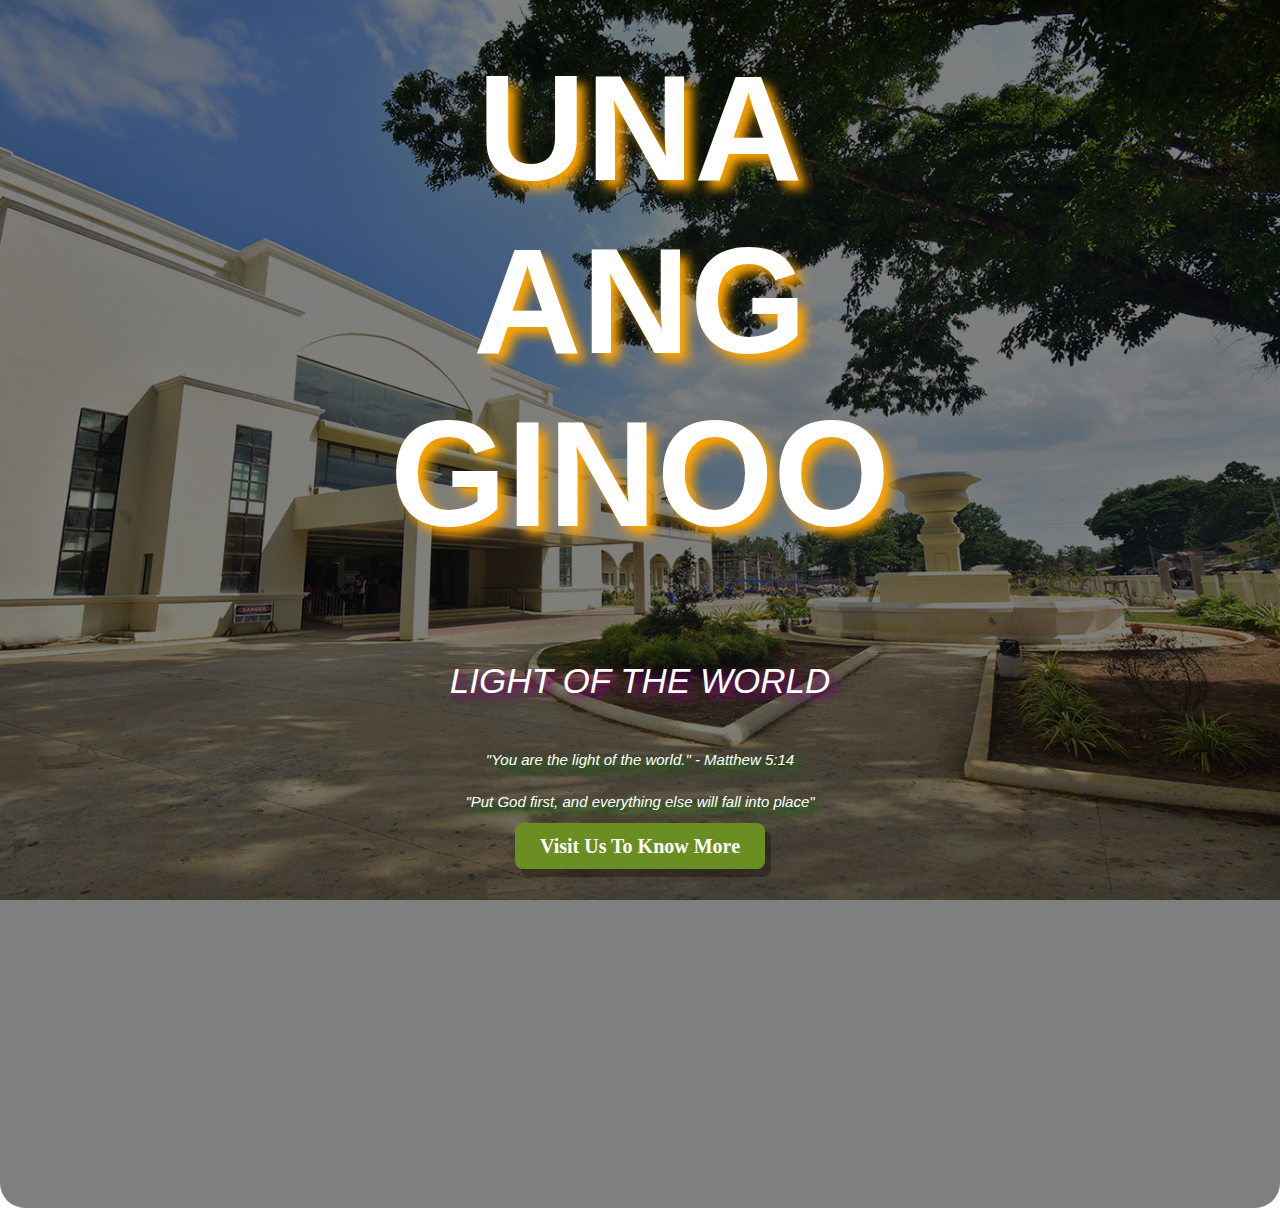
<file: index.html>
<!DOCTYPE html>
<html>
<head>
    <title>ART OF THE LIGHT</title>

    <style>
        body {
            margin: 0;
            background: url(tcgc.jpg) no-repeat center/cover; 
            height: 100vh;
            display: flex;
            justify-content: center;
            align-items: center;
        }

        .intro-container {
            text-align: center;
            color: white;
            background: rgba(0,0,0,0.5);
            padding: 350px;
            border-radius: 25px;
        }

        .h1 {
            font-size: 150px;
            font-family: 'Franklin Gothic Medium', 'Arial Narrow', Arial, sans-serif;
            font-weight: bold;
            margin-bottom: 100px;
            text-shadow: 8px 8px 11px orange;
        }

        .h2 {
            font-size: 35px;
            font-family: Arial, Helvetica, sans-serif;
            margin-bottom: 50px;
            font-style: italic;
            text-shadow: 5px 5px 8px purple;
        }

        .h3 {
            font-size: 15px;
            font-family: Arial, Helvetica, sans-serif;
            margin-bottom: 25px;
            font-style: italic;
            text-shadow: 5px 5px 8px green;
        }

        .h4 {
            font-size: 15px;
            font-family: Arial, Helvetica, sans-serif;
            margin-bottom: 25px;
            font-style: italic;
            text-shadow: 5px 5px 8px green;
        }

        .button {
            background: olivedrab;
            padding: 12px 25px;
            text-decoration: none;
            color: white;
            font-weight: bold;
            border-radius: 8px;
            font-size: 20px;
            transition: 0.3s;
            box-shadow: 6px 8px rgba(0,0,0,0.3);
        }

        .button:hover {
            background: grey;
            scale: .8;
        }

    </style>
</head>

<body>

    <div class="intro-container">
        <div class="h1">UNA ANG GINOO</div>
        <div class="h2">LIGHT OF THE WORLD</div>
        <div class="h3">"You are the light of the world." - Matthew 5:14</div>
        <div class="h4">"Put God first, and everything else will fall into place"</div>
        <a class="button" href="homepage.html">Visit Us To Know More</a>
    </div>

</body>
</html>
</file>
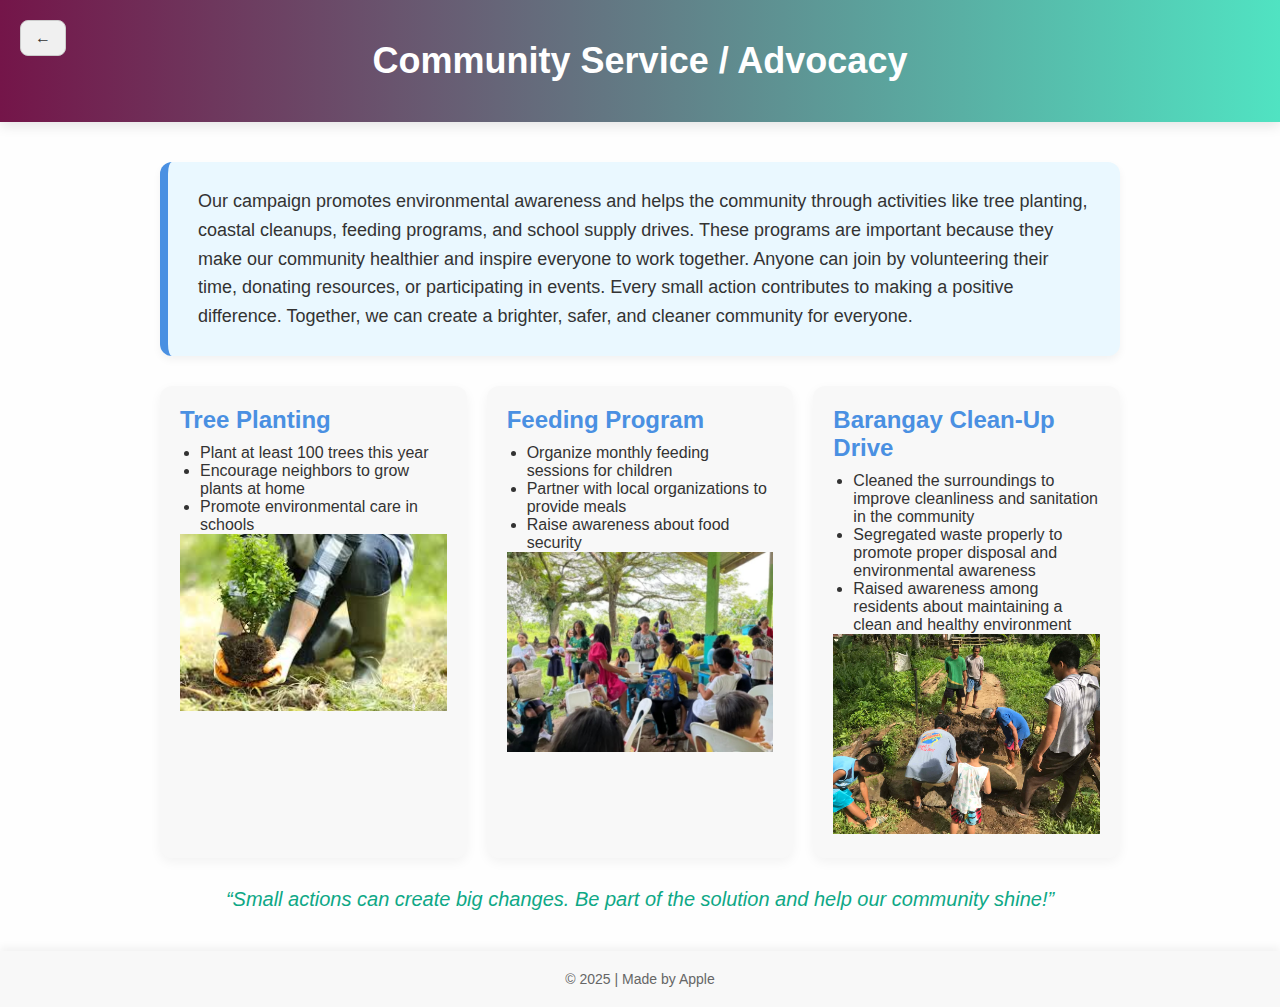
<file: communityservice.html>
<!DOCTYPE html>
<html lang="en">
<head>
  <meta charset="UTF-8">
  <title>Community Service / Advocacy</title>
  <style>

    * {
      margin: 0;
      padding: 0;
      box-sizing: border-box;
    }

    body {
      font-family: Arial, sans-serif;
      background-color: #fefefe;
      color: #333;
    }


    header {
      background: linear-gradient(90deg, #741549, #50e3c2);
      color: white;
      text-align: center;
      padding: 40px 20px;
      font-size: 36px;
      font-weight: bold;
      box-shadow: 0 4px 12px rgba(0,0,0,0.1);
    }

    .container {
      max-width: 1000px;
      margin: 40px auto;
      padding: 0 20px;
    }

    .intro {
      background-color: #eaf8ff;
      padding: 25px 30px;
      border-left: 8px solid #4a90e2;
      border-radius: 12px;
      font-size: 18px;
      line-height: 1.6;
      margin-bottom: 30px;
      box-shadow: 0 4px 8px rgba(0,0,0,0.05);
    }


    .goals {
      display: flex;
      flex-wrap: wrap;
      gap: 20px;
      margin-bottom: 30px;
    }

    .goal-box {
      background: #f8f8f8;
      padding: 20px;
      border-radius: 12px;
      flex: 1 1 250px;
      box-shadow: 0 4px 12px rgba(0,0,0,0.05);
      transition: transform 0.3s ease;
    }

    .goal-box:hover {
      transform: translateY(-5px);
      box-shadow: 0 8px 20px rgba(0,0,0,0.1);
    }

    .goal-box h2 {
      color: #4a90e2;
      margin-bottom: 10px;
    }

    .goal-box ul {
      padding-left: 20px;
      list-style-type: disc;
    }

    .goal-box img {
      width: 100%;
      height: auto;
      object-fit: contain;
    }

  
    .encouragement {
      text-align: center;
      font-style: italic;
      font-size: 20px;
      margin-bottom: 30px;
      color: #0ea886;
    }

  
    .photo-banner {
      text-align: center;
      margin-bottom: 50px;
    }

    .photo-banner img {
      width: 65%;
      max-width: 900px;
      border-radius: 12px;
      box-shadow: 0 4px 12px rgba(0,0,0,0.1);
      transition: transform 0.3s ease;
    }

    .photo-banner img:hover {
      transform: scale(1.02);
    }


footer {
      text-align: center;
      padding: 20px;
      background-color: #f8f8f8;
      box-shadow: 0 -4px 8px rgba(0,0,0,0.05);
      font-size: 14px;
      color: #666;
    }


.back-btn {
    position: fixed;
    top: 20px;
    left: 20px;
    text-decoration: none;
    background: #f0f0f0;
    padding: 8px 14px;
    border-radius: 8px;
    font-size: 16px;
    color: #333;
    border: 1px solid #ccc;
    transition: 0.2s;
}

.back-btn:hover {
    background: #e0e0e0;
}

  </style>
</head>
<body>

  <header>
    Community Service / Advocacy
  </header>

  <div class="container">

    <div class="intro">
      <p>Our campaign promotes environmental awareness and helps the community through activities like tree planting, coastal cleanups, feeding programs, and school supply drives. These programs are important because they make our community healthier and inspire everyone to work together. Anyone can join by volunteering their time, donating resources, or participating in events. Every small action contributes to making a positive difference. Together, we can create a brighter, safer, and cleaner community for everyone.</p>
    </div>

    <div class="goals">
      <div class="goal-box">
        <h2>Tree Planting</h2>
        <ul>
          <li>Plant at least 100 trees this year</li>
          <li>Encourage neighbors to grow plants at home</li>
          <li>Promote environmental care in schools</li>
        </ul>

        <img src="treeplanting.jpg" alt="Community service banner">

      </div>
      <div class="goal-box">
        <h2>Feeding Program</h2>
        <ul>
          <li>Organize monthly feeding sessions for children</li>
          <li>Partner with local organizations to provide meals</li>
          <li>Raise awareness about food security</li>
        </ul>

        <img src="feeding.jpg" alt="Community service banner">
      </div>
      <div class="goal-box">
        <h2>Barangay Clean-Up Drive</h2>
        <ul>
          <li>Cleaned the surroundings to improve cleanliness and sanitation in the community</li>
          <li>Segregated waste properly to promote proper disposal and environmental awareness</li>
          <li>Raised awareness among residents about maintaining a clean and healthy environment</li>
        </ul>

        <img src="cleanup.jpg" alt="Community service banner">
      </div>
    </div>

    <div class="encouragement">
      “Small actions can create big changes. Be part of the solution and help our community shine!”
    </div>


    <a href="mainpage.html" class="back-btn">←</a>

  </div>

  <footer>
    © 2025 | Made by Apple
  </footer>

</body>
</html>
</file>
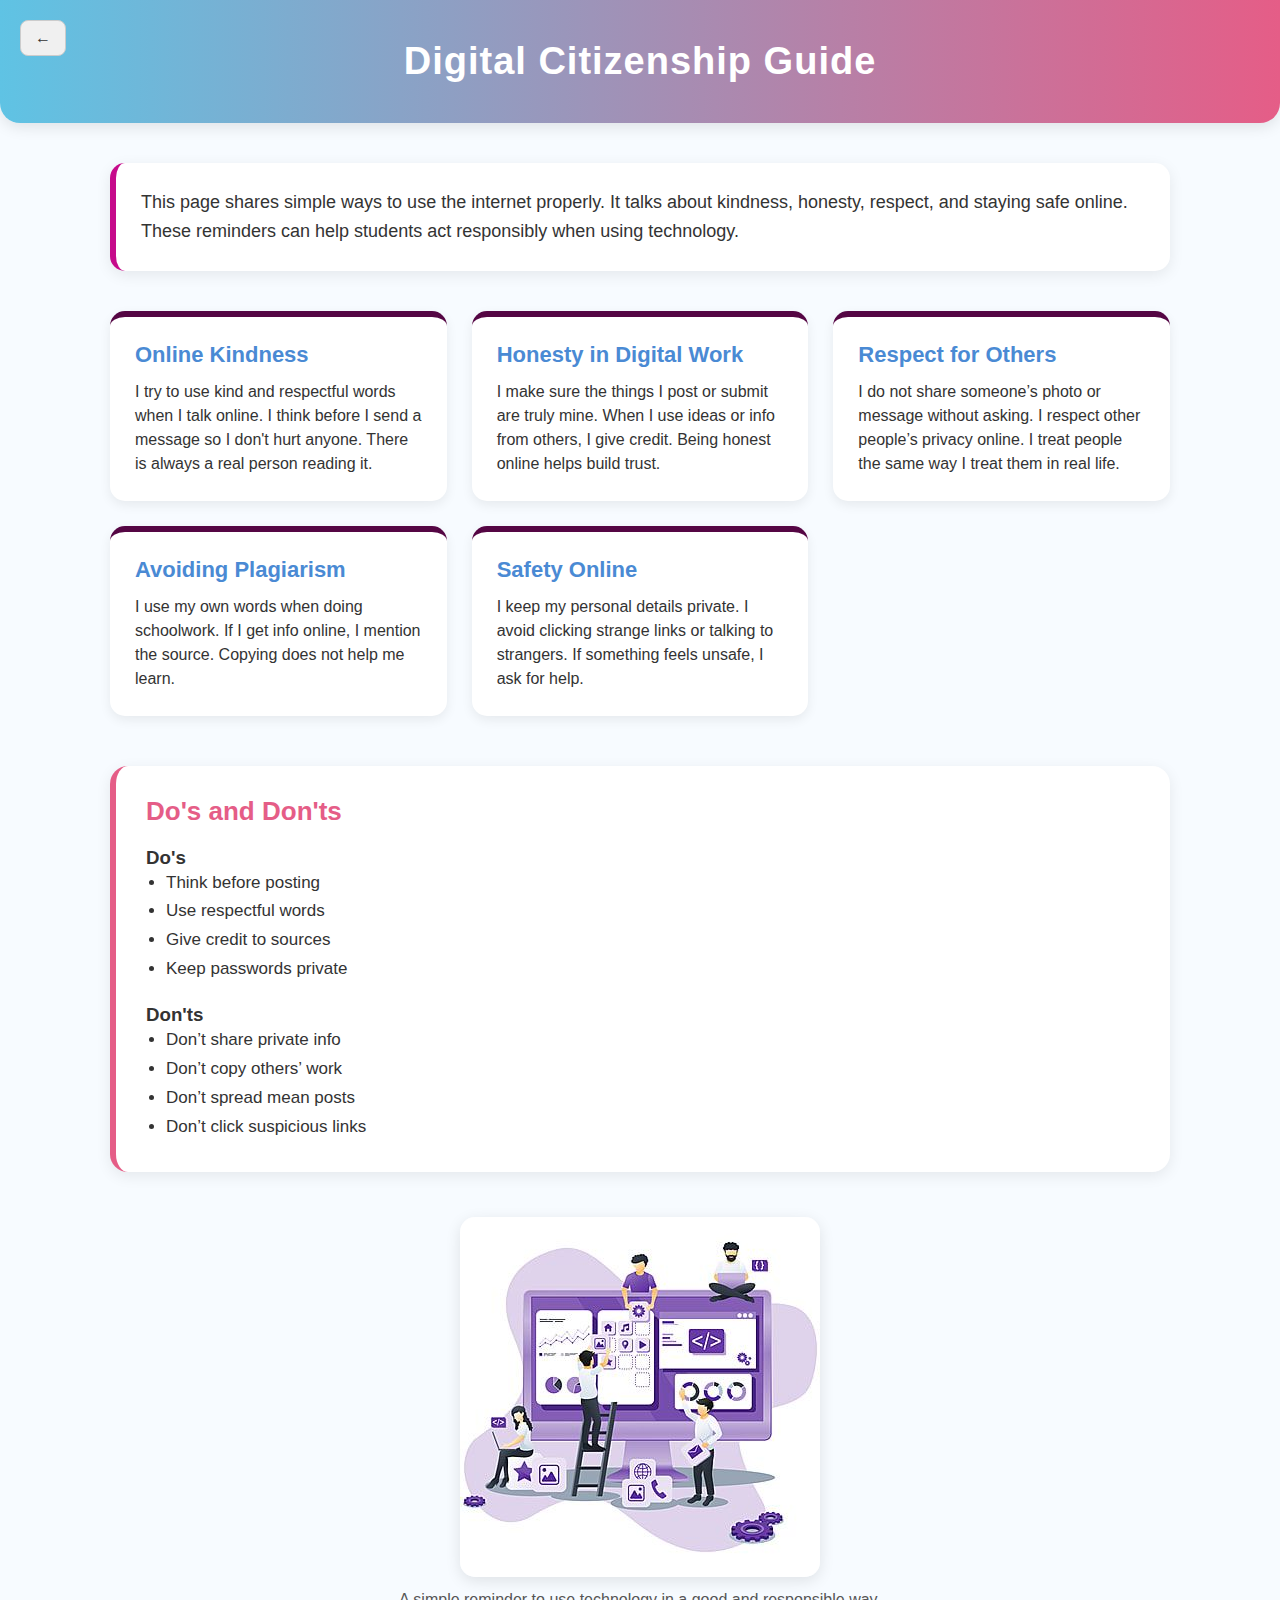
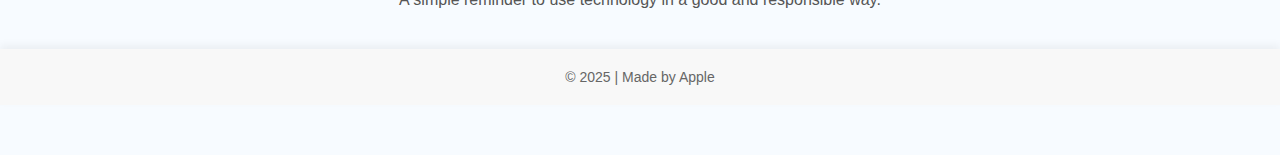
<file: educational.html>
<!DOCTYPE html>
<html lang="en">
<head>
  <meta charset="UTF-8">
  <title>Digital Citizenship Guide</title>

  <style>
    * {
      margin: 0;
      padding: 0;
      box-sizing: border-box;
      font-family: Arial, sans-serif;
    }

    body {
      background: #f7fbff;
      color: #333;
      padding-bottom: 50px;
    }

    header {
      background: linear-gradient(90deg, #5fc3e4, #e55d87);
      text-align: center;
      padding: 40px 20px;
      color: white;
      font-size: 38px;
      font-weight: bold;
      letter-spacing: 1px;
      border-radius: 0 0 20px 20px;
      box-shadow: 0 4px 15px rgba(0,0,0,0.1);
    }

    .container {
      max-width: 1100px;
      margin: 40px auto;
      padding: 0 20px;
    }

    .intro {
      background: white;
      padding: 25px;
      border-radius: 15px;
      box-shadow: 0 4px 15px rgba(0,0,0,0.08);
      margin-bottom: 40px;
      border-left: 6px solid #c60b8b;
    }

    .intro p {
      font-size: 18px;
      line-height: 1.6;
    }

    .grid {
      display: grid;
      grid-template-columns: repeat(auto-fit, minmax(250px, 1fr));
      gap: 25px;
    }

    .card {
      background: white;
      padding: 25px;
      border-radius: 15px;
      box-shadow: 0 4px 12px rgba(0,0,0,0.07);
      transition: 0.3s ease;
      border-top: 6px solid #550644;
    }

    .card:hover {
      transform: translateY(-6px);
      box-shadow: 0 8px 20px rgba(0,0,0,0.1);
    }

    .card h3 {
      font-size: 22px;
      color: #4a8ad4;
      margin-bottom: 12px;
    }

    .card p {
      font-size: 16px;
      line-height: 1.5;
    }

    .list-section {
      margin-top: 50px;
      background: white;
      padding: 30px;
      border-radius: 18px;
      box-shadow: 0 4px 15px rgba(0,0,0,0.08);
      border-left: 6px solid #e55d87;
    }

    .list-section h2 {
      font-size: 26px;
      margin-bottom: 20px;
      color: #e55d87;
    }

    ul {
      padding-left: 20px;
      font-size: 17px;
      line-height: 1.7;
    }

    .photo-box {
      margin-top: 45px;
      text-align: center;
    }

    .photo-box img {
      max-width: 100%;
      border-radius: 15px;
      box-shadow: 0 4px 15px rgba(0,0,0,0.1);
      margin-bottom: 10px;
    }

    .photo-box p {
      font-size: 16px;
      color: #555;
    }

    footer {
      text-align: center;
      padding: 20px;
      background-color: #f8f8f8;
      box-shadow: 0 -4px 8px rgba(0,0,0,0.05);
      font-size: 14px;
      color: #666;
    }

    .back-btn {
    position: fixed;
    top: 20px;
    left: 20px;
    text-decoration: none;
    background: #f0f0f0;
    padding: 8px 14px;
    border-radius: 8px;
    font-size: 16px;
    color: #333;
    border: 1px solid #ccc;
    transition: 0.2s;
    }

    .back-btn:hover {
    background: #e0e0e0;
    }

  </style>
</head>

<body>

  <header>Digital Citizenship Guide</header>

  <div class="container">

    <div class="intro">
      <p>
        This page shares simple ways to use the internet properly. 
        It talks about kindness, honesty, respect, and staying safe online. 
        These reminders can help students act responsibly when using technology.
      </p>
    </div>

    <div class="grid">

      <div class="card">
        <h3>Online Kindness</h3>
        <p>
          I try to use kind and respectful words when I talk online. 
          I think before I send a message so I don't hurt anyone. 
          There is always a real person reading it.
        </p>
      </div>

      <div class="card">
        <h3>Honesty in Digital Work</h3>
        <p>
          I make sure the things I post or submit are truly mine. 
          When I use ideas or info from others, I give credit. 
          Being honest online helps build trust.
        </p>
      </div>

      <div class="card">
        <h3>Respect for Others</h3>
        <p>
          I do not share someone’s photo or message without asking. 
          I respect other people’s privacy online.
          I treat people the same way I treat them in real life.
        </p>
      </div>

      <div class="card">
        <h3>Avoiding Plagiarism</h3>
        <p>
          I use my own words when doing schoolwork. 
          If I get info online, I mention the source. 
          Copying does not help me learn.
        </p>
      </div>

      <div class="card">
        <h3>Safety Online</h3>
        <p>
          I keep my personal details private. 
          I avoid clicking strange links or talking to strangers. 
          If something feels unsafe, I ask for help.
        </p>
      </div>

    </div>

    <div class="list-section">
      <h2>Do's and Don'ts</h2>

      <h3>Do's</h3>
      <ul>
        <li>Think before posting</li>
        <li>Use respectful words</li>
        <li>Give credit to sources</li>
        <li>Keep passwords private</li>
      </ul>

      <h3 style="margin-top: 20px;">Don'ts</h3>
      <ul>
        <li>Don’t share private info</li>
        <li>Don’t copy others’ work</li>
        <li>Don’t spread mean posts</li>
        <li>Don’t click suspicious links</li>
      </ul>
    </div>

    <div class="photo-box">
      <img src="digitalresponsibility.jpg" alt="Digital Responsibility">
      <p>A simple reminder to use technology in a good and responsible way.</p>
    </div>

    <a href="mainpage.html" class="back-btn">←</a>

  </div>

  <footer>
    © 2025 | Made by Apple
  </footer>

</body>
</html>
</file>
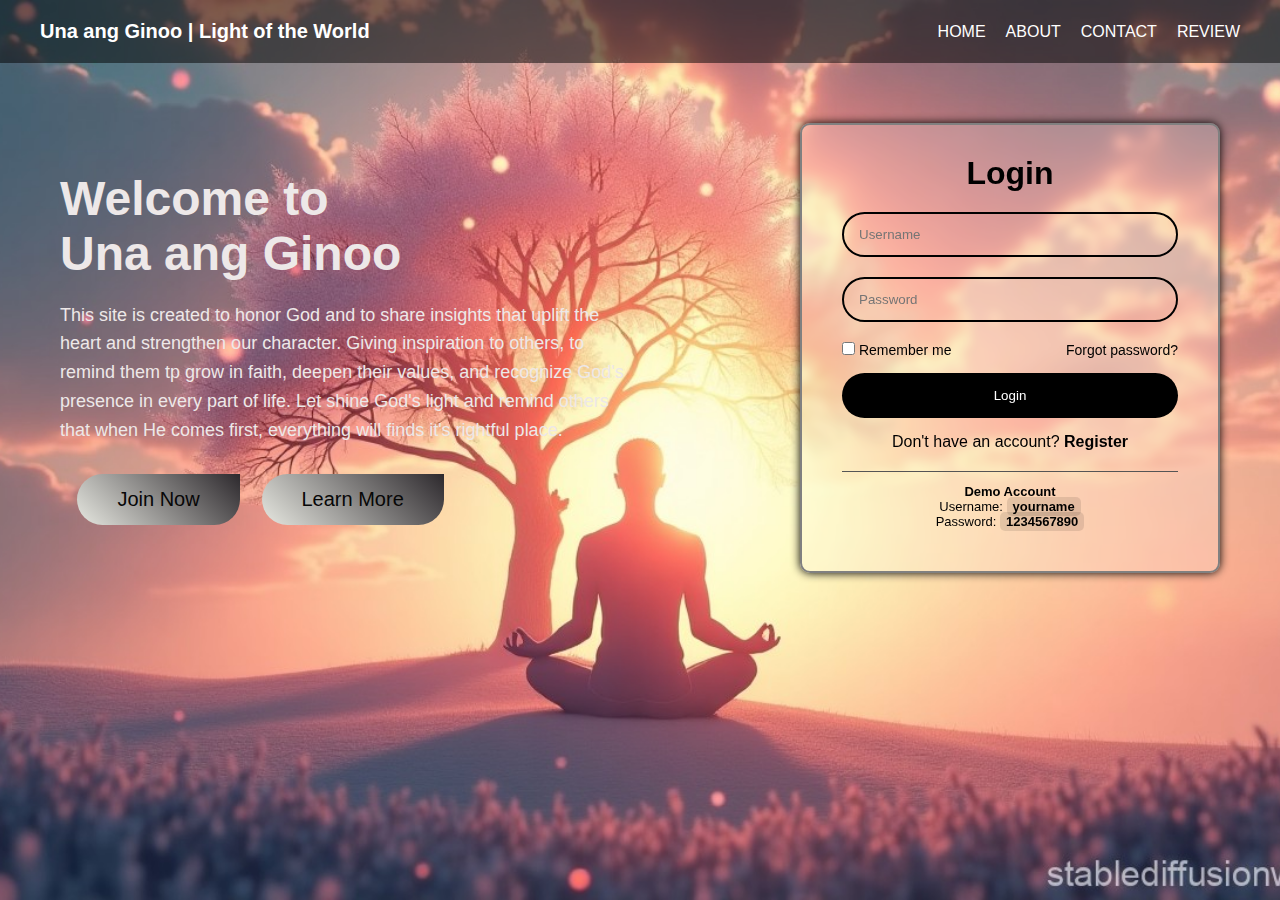
<file: homepage.html>
<!DOCTYPE html>
<html lang="en">
<head>
    <meta charset="UTF-8">
    <title>ART OF THE LIGHT</title>

    <link href='https://cdn.boxicons.com/3.0.4/fonts/basic/boxicons.min.css' rel='stylesheet'>

    <style>
        * {
            margin: 0;
            padding: 0;
            box-sizing: border-box;
            font-family: Arial, Helvetica, sans-serif;
        }

        body {
            min-height: 100vh;
            background: url(spirtualityimage.jpg) no-repeat center/cover;
        }

        .navbar {
            display: flex;
            justify-content: space-between;
            align-items: center;
            padding: 20px 40px;
            background: rgba(0,0,0,0.5);
            color: white;
        }

        .navbar .title {
            font-size: 20px;
        }

        .menu {
            display: flex;
            gap: 20px;
            list-style: none;
        }

        .menu a {
            color: white;
            text-decoration: none;
        }

        .main {
            display: flex;
            justify-content: space-between;
            align-items: center;
            padding: 60px;
        }

        .content {
            width: 50%;
            color: rgb(237, 232, 232);
        }

        .content h1 {
            font-size: 48px;
            margin-bottom: 20px;
        }

        .content p {
            font-size: 18px;
            line-height: 1.6;
            margin-bottom: 30px;
        }

        .content .button {
            display: inline-block;
            text-decoration: none;
            padding: 14px 40px;
            color: rgb(7, 7, 7);
            background-image: linear-gradient(45deg, rgb(231, 232, 225), rgb(45, 41, 45));
            font-size: 20px;
            border-radius: 30px;
            border-top-right-radius: 0;
            margin-left: 3%;
            transition: .3s;
        }

        content.button:hover {
            scale: .8;
        }

        .wrapper {
            width: 420px;
            background: rgba(255,255,255,0.2);
            border: 2px solid gray;
            backdrop-filter: blur(5px);
            box-shadow: 0 0 10px black;
            color: black;
            border-radius: 10px;
            padding: 30px 40px;
        }

        .wrapper h1 {
            text-align: center;
            margin-bottom: 20px;
        }

        .input-box {
            position: relative;
            margin-bottom: 20px;
        }

        .input-box input {
            width: 100%;
            height: 45px;
            background: transparent;
            border: 2px solid black;
            border-radius: 30px;
            padding-left: 15px;
        }

        .input-box i {
            position: absolute;
            right: 15px;
            top: 50%;
            transform: translateY(-50%);
        }

        .remember-forgot {
            display: flex;
            justify-content: space-between;
            font-size: 14px;
            margin-bottom: 15px;
        }

        .remember-forgot a {
            color: black;
            text-decoration: none;
        }

        .login-btn {
            width: 100%;
            height: 45px;
            background: black;
            color: white;
            border: none;
            border-radius: 30px;
            cursor: pointer;
        }

        .register-link {
            text-align: center;
            margin-top: 15px;
        }

        .register-link a {
            text-decoration: none;
            font-weight: bold;
            color: black;
        }

        .demo-credentials {
            margin-top: 20px;
            padding: 12px;
            border-top: 1px solid #555;
            text-align: center;
            font-size: 13px;
            color: black;
        }

        .demo-credentials span {
            font-weight: bold;
            background: rgba(0,0,0,0.1);
            padding: 2px 6px;
            border-radius: 5px;
        }
    </style>
</head>

<body>

    <nav class="navbar">
        <h1 class="title">Una ang Ginoo | Light of the World</h1>
        <ul class="menu">
            <li><a href="#">HOME</a></li>
            <li><a href="#">ABOUT</a></li>
            <li><a href="#">CONTACT</a></li>
            <li><a href="#">REVIEW</a></li>
        </ul>
    </nav>

    <div class="main">

        <div class="content">
            <h1>Welcome to<br>Una ang Ginoo</h1>
            <p>
                This site is created to honor God and to share insights that uplift the heart and strengthen our character. 
                Giving inspiration to others, to remind them tp grow in faith, deepen their values, and recognize God's presence 
                in every part of life. Let shine God's light and remind others that when He comes first, everything will finds 
                it's rightful place.
            </p>
            <a href="registerform.html" class="button">Join Now</a>
            <a href="#" class="button">Learn More</a>
        </div>

        <div class="wrapper">
            <form id="loginForm">
                <h1>Login</h1>

                <div class="input-box">
                    <input type="text" id="username" placeholder="Username" required>
                    <i class='bxr bx-user-square'></i>
                </div>

                <div class="input-box">
                    <input type="password" id="password" placeholder="Password" required>
                    <i class='bxr bx-lock-keyhole'></i>
                </div>

                <div class="remember-forgot">
                    <label><input type="checkbox"> Remember me</label>
                    <a href="#">Forgot password?</a>
                </div>

                <button type="submit" class="login-btn">Login</button>

                <div class="register-link">
                    <p>Don't have an account? <a href="registerform.html">Register</a></p>
                </div>

                <div class="demo-credentials">
                    <p><strong>Demo Account</strong></p>
                    <p>Username: <span>yourname</span></p>
                    <p>Password: <span>1234567890</span></p>
                </div>
            </form>
        </div>

    </div>

    <script>

    const loginForm = document.getElementById("loginForm");


    loginForm.addEventListener("submit", function(event) {
        event.preventDefault(); 

        let username = document.getElementById("username").value;
        let password = document.getElementById("password").value;

        if (username === "yourname" && password === "1234567890") {
            alert("Login successful! Welcome 🙂");
            localStorage.setItem("loggedIn", "true");

            setTimeout(() => {
                window.location.href = "mainpage.html";
            }, 100);
        } else {
            alert("Invalid username or password");
        }
    });
</script>

</script>
</body>
</html>
</file>
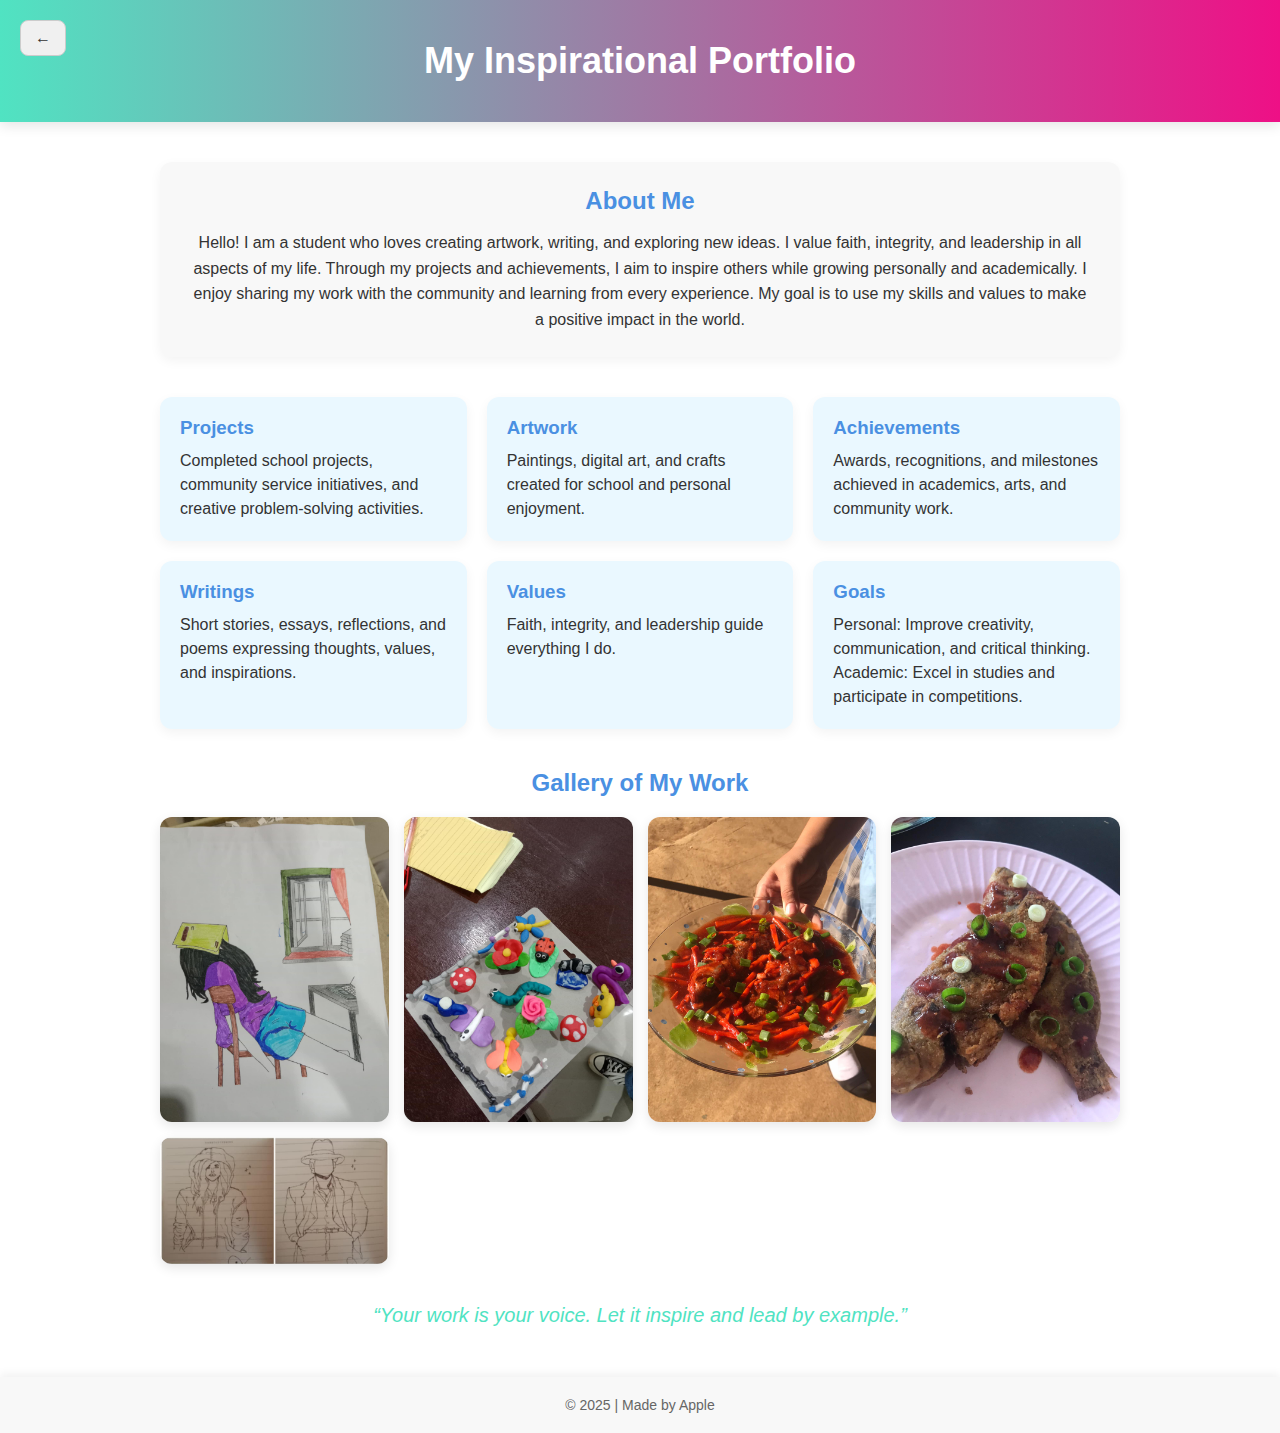
<file: inspirational.html>
<!DOCTYPE html>
<html>
<head>
<title>My Inspirational Portfolio</title>
<style>

    * {
      margin: 0;
      padding: 0;
      box-sizing: border-box;
    }

    body {
      font-family: Arial, sans-serif;
      background-color: #ffffff;
      color: #333;
    }

    header {
      background: linear-gradient(90deg, #50e3c2, #ee1086);
      color: white;
      text-align: center;
      padding: 40px 20px;
      font-size: 36px;
      font-weight: bold;
      box-shadow: 0 4px 12px rgba(0,0,0,0.1);
    }

    .container {
      max-width: 1000px;
      margin: 40px auto;
      padding: 0 20px;
    }

    .profile-box {
      background-color: #f8f8f8;
      padding: 25px 30px;
      border-radius: 12px;
      text-align: center;
      margin-bottom: 40px;
      box-shadow: 0 4px 12px rgba(0,0,0,0.05);
    }

    .profile-box h2 {
      color: #4a90e2;
      margin-bottom: 15px;
    }

    .profile-box p {
      line-height: 1.6;
    }

    .portfolio-grid {
      display: grid;
      grid-template-columns: repeat(auto-fit, minmax(250px, 1fr));
      gap: 20px;
      margin-bottom: 40px;
    }

    .card {
      background-color: #eaf8ff;
      padding: 20px;
      border-radius: 12px;
      box-shadow: 0 4px 12px rgba(0,0,0,0.05);
      transition: transform 0.3s ease;
    }

    .card:hover {
      transform: translateY(-5px);
      box-shadow: 0 8px 20px rgba(0,0,0,0.1);
    }

    .card h3 {
      color: #4a90e2;
      margin-bottom: 10px;
    }

    .card p {
      font-size: 16px;
      line-height: 1.5;
    }

    .card img {
      max-width: 100%;
      border-radius: 8px;
      margin-top: 10px;
    }

    .gallery {
      margin-bottom: 40px;
    }

    .gallery h2 {
      text-align: center;
      color: #4a90e2;
      margin-bottom: 20px;
    }

    .gallery-grid {
      display: grid;
      grid-template-columns: repeat(auto-fit, minmax(200px, 1fr));
      gap: 15px;
    }

    .gallery-grid img {
      width: 100%;
      border-radius: 12px;
      box-shadow: 0 4px 12px rgba(0,0,0,0.1);
      transition: transform 0.3s ease;
    }

    .gallery-grid img:hover {
      transform: scale(1.05);
    }

    .quote {
      text-align: center;
      font-style: italic;
      font-size: 20px;
      color: #50e3c2;
      margin-bottom: 50px;
    }

footer {
      text-align: center;
      padding: 20px;
      background-color: #f8f8f8;
      box-shadow: 0 -4px 8px rgba(0,0,0,0.05);
      font-size: 14px;
      color: #666;
    }


.back-btn {
    position: fixed;
    top: 20px;
    left: 20px;
    text-decoration: none;
    background: #f0f0f0;
    padding: 8px 14px;
    border-radius: 8px;
    font-size: 16px;
    color: #333;
    border: 1px solid #ccc;
    transition: 0.2s;
}

.back-btn:hover {
    background: #e0e0e0;
}

  </style>
</head>
<body>

  <header>
    My Inspirational Portfolio
  </header>

  <div class="container">

    <div class="profile-box">
      <h2>About Me</h2>
      <p>Hello! I am a student who loves creating artwork, writing, and exploring new ideas. I value faith, integrity, and leadership in all aspects of my life. Through my projects and achievements, I aim to inspire others while growing personally and academically. I enjoy sharing my work with the community and learning from every experience. My goal is to use my skills and values to make a positive impact in the world.</p>
    </div>

    <div class="portfolio-grid">
      <div class="card">
        <h3>Projects</h3>
        <p>Completed school projects, community service initiatives, and creative problem-solving activities.</p>
      </div>
      <div class="card">
        <h3>Artwork</h3>
        <p>Paintings, digital art, and crafts created for school and personal enjoyment.</p>
      </div>
      <div class="card">
        <h3>Achievements</h3>
        <p>Awards, recognitions, and milestones achieved in academics, arts, and community work.</p>
      </div>
      <div class="card">
        <h3>Writings</h3>
        <p>Short stories, essays, reflections, and poems expressing thoughts, values, and inspirations.</p>
      </div>
      <div class="card">
        <h3>Values</h3>
        <p>Faith, integrity, and leadership guide everything I do.</p>
      </div>
      <div class="card">
        <h3>Goals</h3>
        <p>Personal: Improve creativity, communication, and critical thinking. Academic: Excel in studies and participate in competitions.</p>
      </div>
    </div>

    <div class="gallery">
      <h2>Gallery of My Work</h2>
      <div class="gallery-grid">
        <img src="artwork1.jpg" alt="Artwork 1">
        <img src="artwork2.jpg" alt="Artwork 2">
        <img src="artwork3.jpg" alt="Artwork 3">
        <img src="artwork4.jpg" alt="Artwork 4">
        <img src="artwork5.jpg" alt="Artwork 5">
      </div>
    </div>

    <div class="quote">
      “Your work is your voice. Let it inspire and lead by example.”
    </div>

   <a href="mainpage.html" class="back-btn">←</a>

  </div>

  <footer>
    © 2025 | Made by Apple
  </footer>

</body>
</html>
</file>
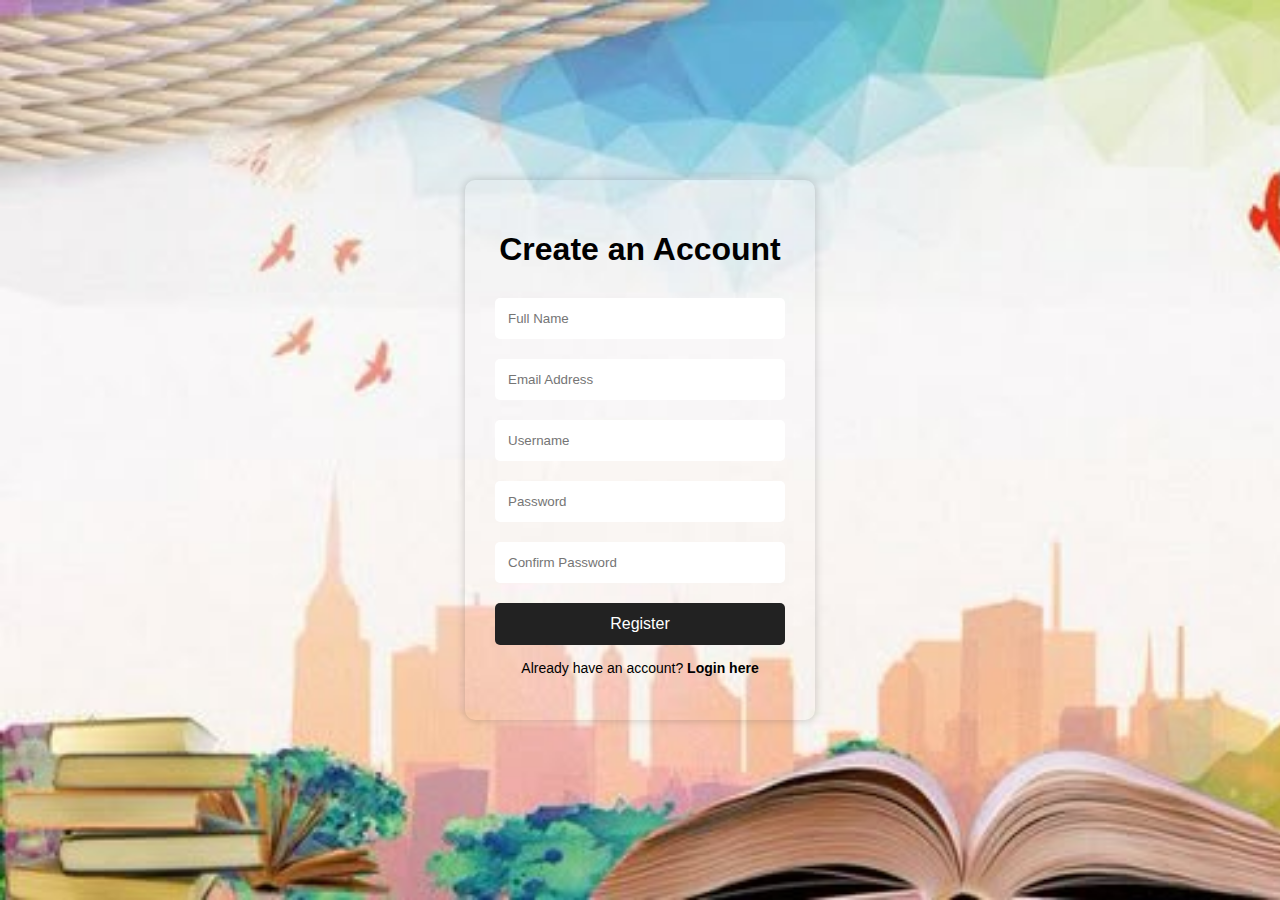
<file: registerform.html>
<!DOCTYPE html>
<html>
<head>
    <title>ART OF THE LIGHT</title>
    <link rel="stylesheet" href="registerform.css">
</head>
<body>
    <div class="register-box">
        <h1>Create an Account</h1>

        <form>
            <input type="text" placeholder="Full Name" required>
            <input type="email" placeholder="Email Address" required>
            <input type="text" placeholder="Username" required>
            <input type="password" placeholder="Password" required>
            <input type="password" placeholder="Confirm Password" required>

            <button type="submit">Register</button>
        </form>

        <p>Already have an account? <a href="loginform.html">Login here</a></p>
    </div>
</body>
</html>
</file>
<file: registerform.css>
* {
    box-sizing: border-box;
}

body {
    font-family: Arial, Helvetica, sans-serif;
    background: url(register.jpg);
    background-repeat: no-repeat;
    background-size: cover;
    display: flex;
    justify-content: center;
    align-items: center;
    height: 100vh; 
    margin: 0;
}

.register-box {
    background: transparent;
    backdrop-filter: blur (15px);
    padding: 30px;
    width: 350px;
    border-radius: 10px;
    box-shadow: 0 0 10px rgba(0, 0, 0, 0.2); 
}

.register-box h1 {
    text-align: center;
    margin-bottom: 20px;
}

.register-box input {
    width: 100%;
    padding: 12px;
    margin: 10px 0;
    border: 1px solid transparent;
    border-radius: 5px;
}

.register-box button {
    width: 100%;
    padding: 12px;
    background: #222;
    color: white;
    border: none;
    border-radius: 5px;
    cursor: pointer;
    margin-top: 10px;
    font-size: 16px;
}

.register-box button:hover {
    background: #444;
}

.register-box p {
    text-align: center;
    margin-top: 15px;
    font-size: 14px;
}

.register-box a {
    color: black;
    text-decoration: none;
    font-weight: bold;
}
</file>
